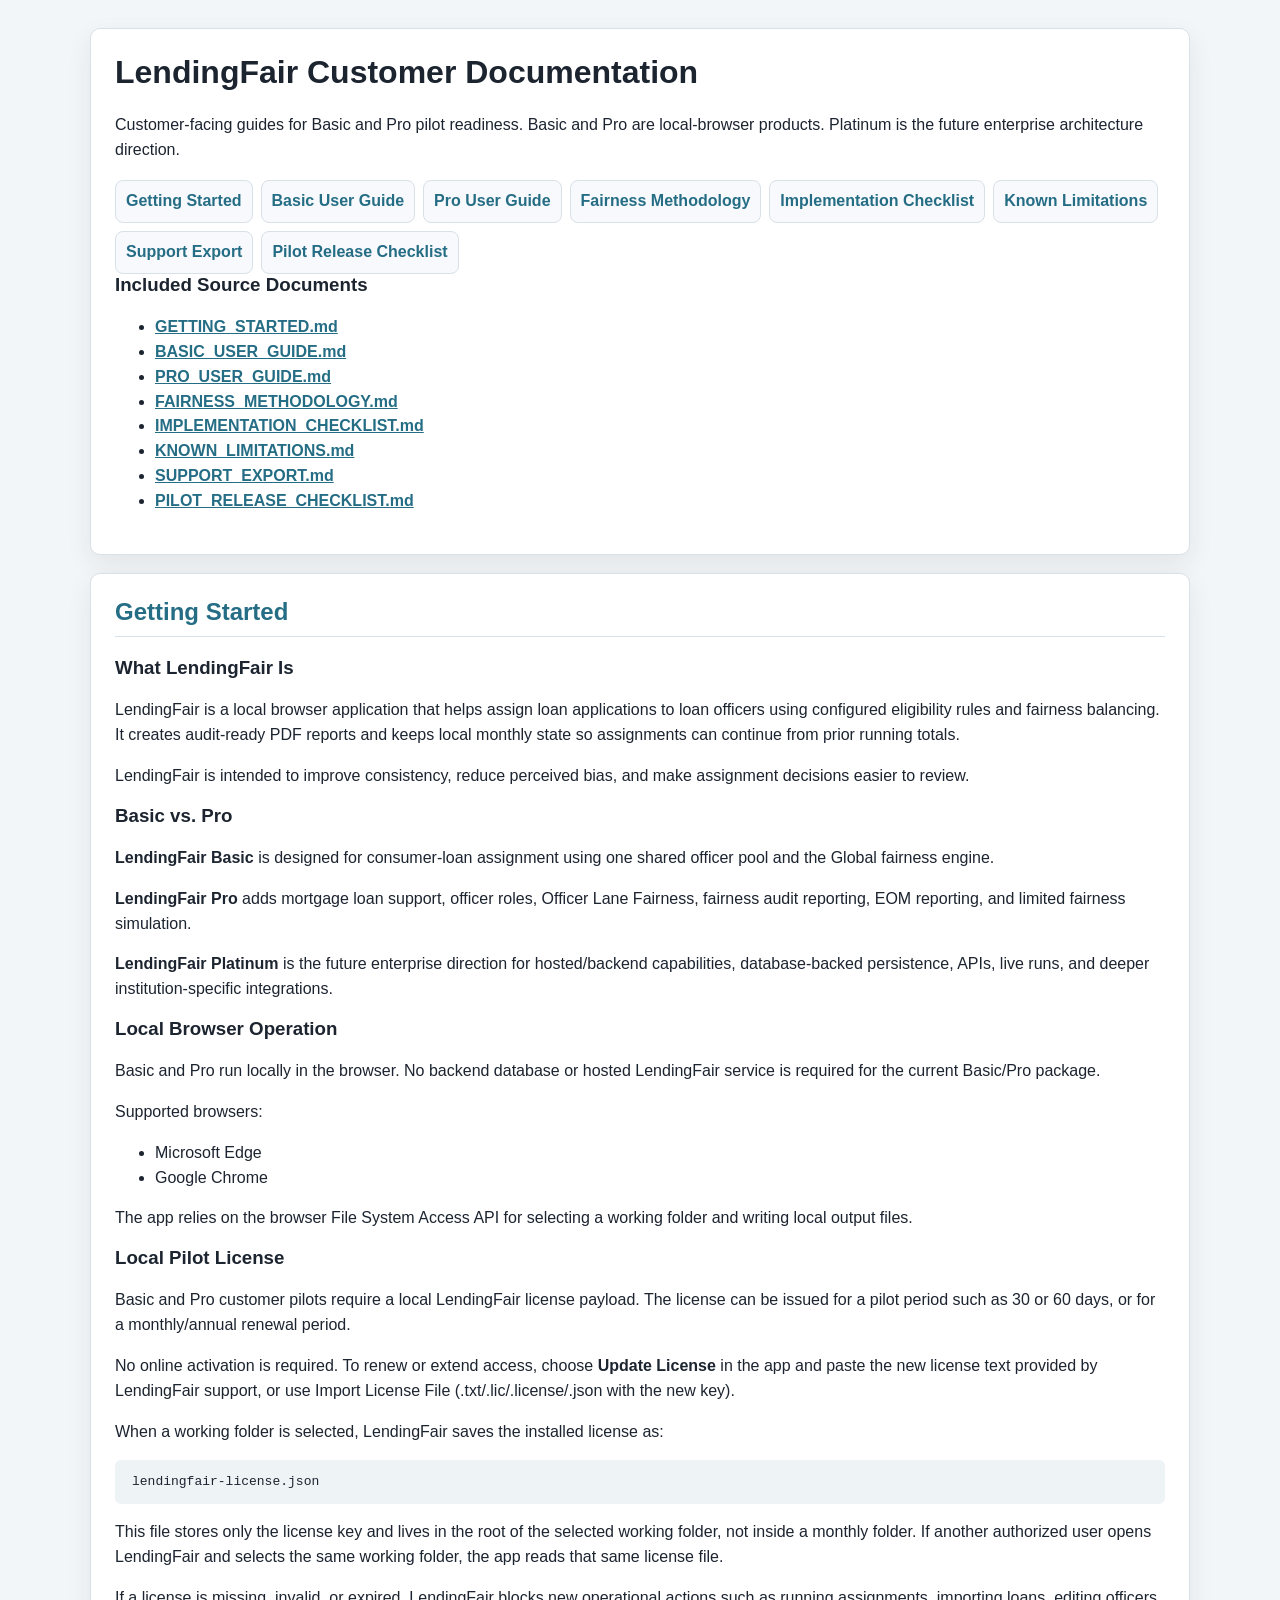
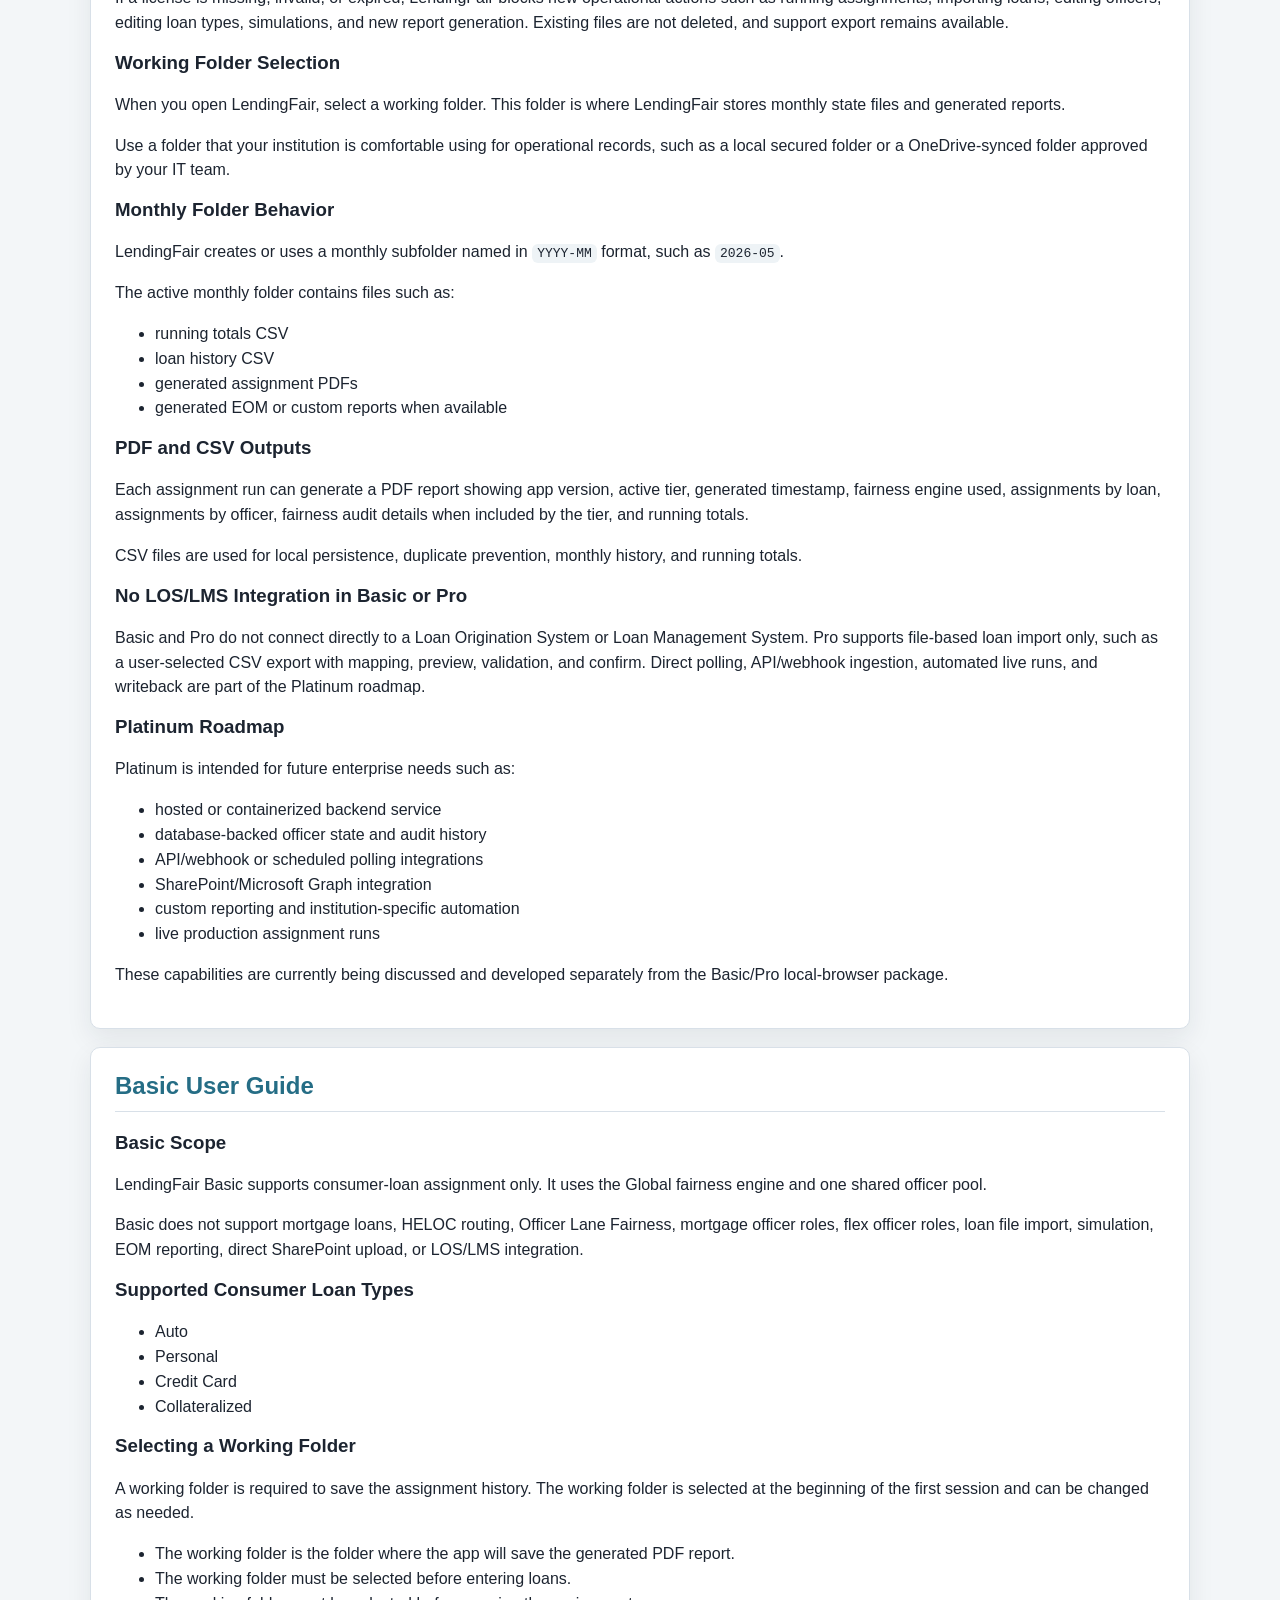
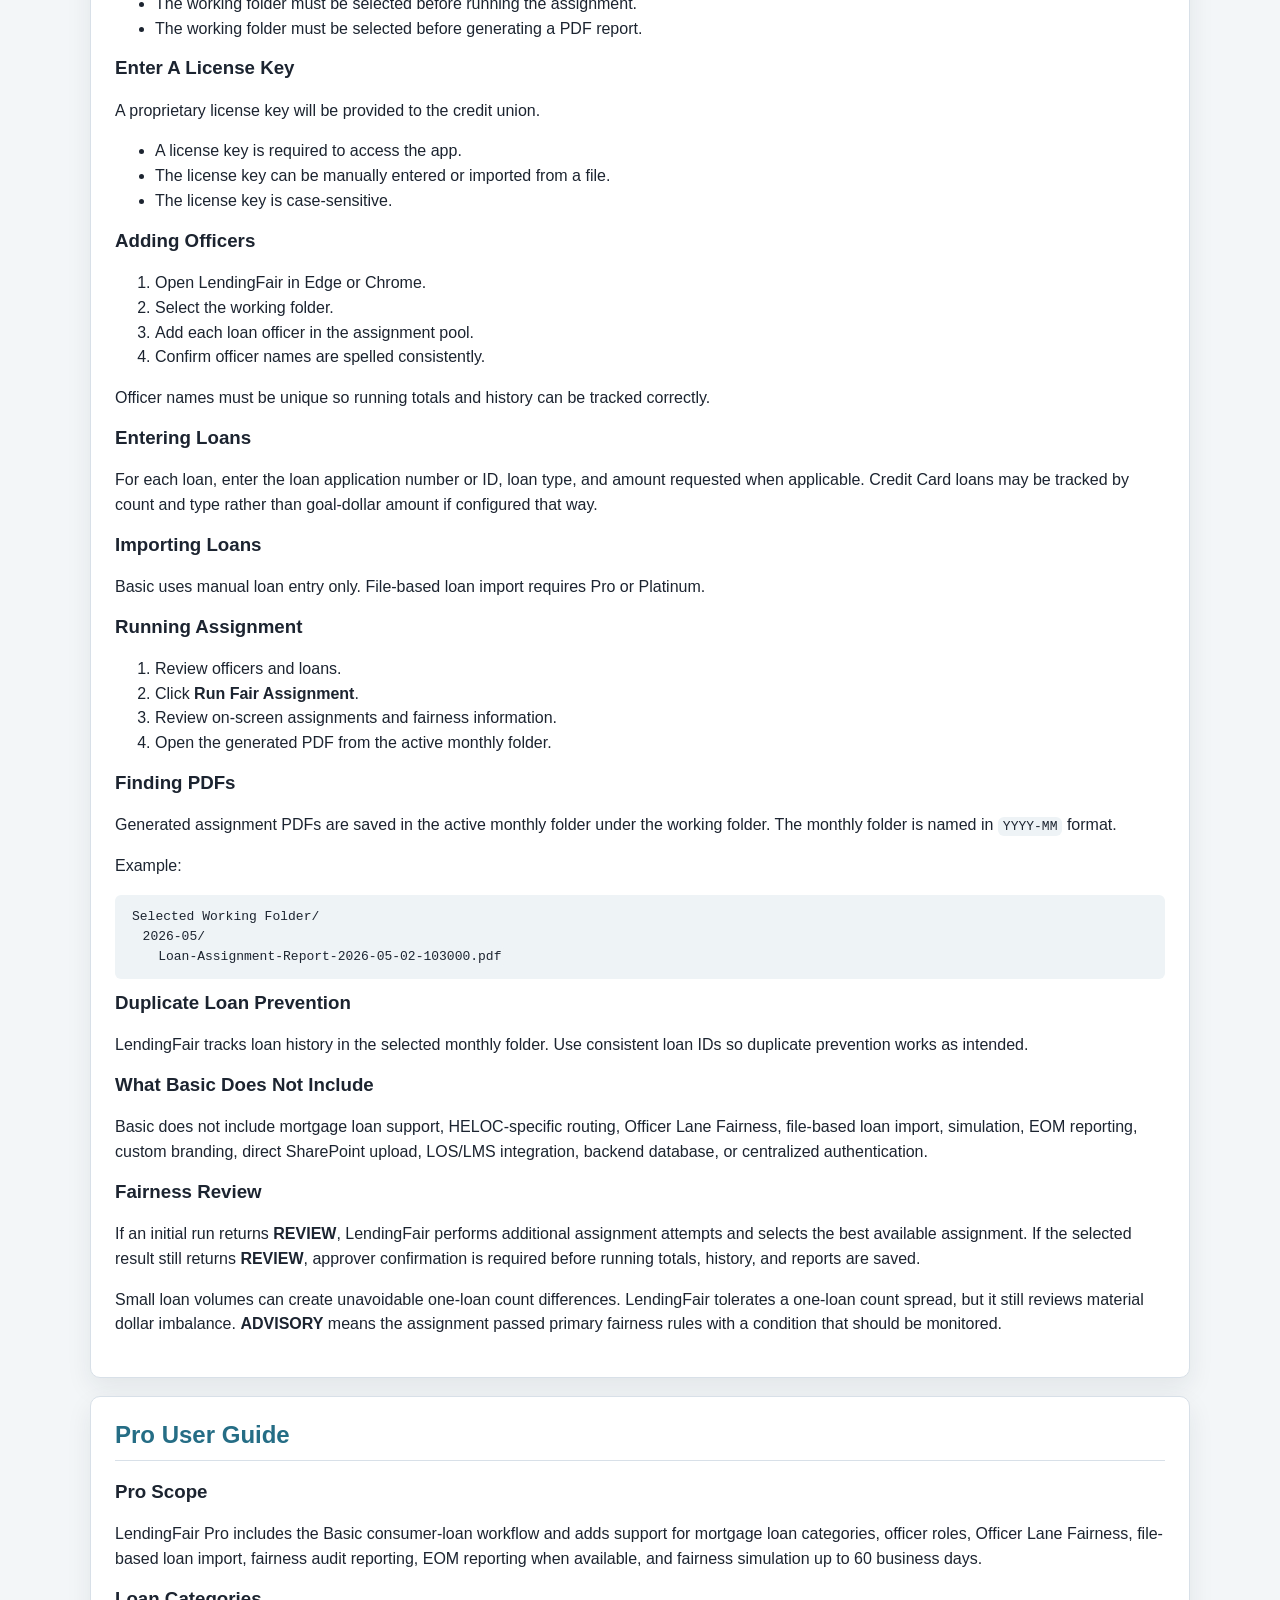
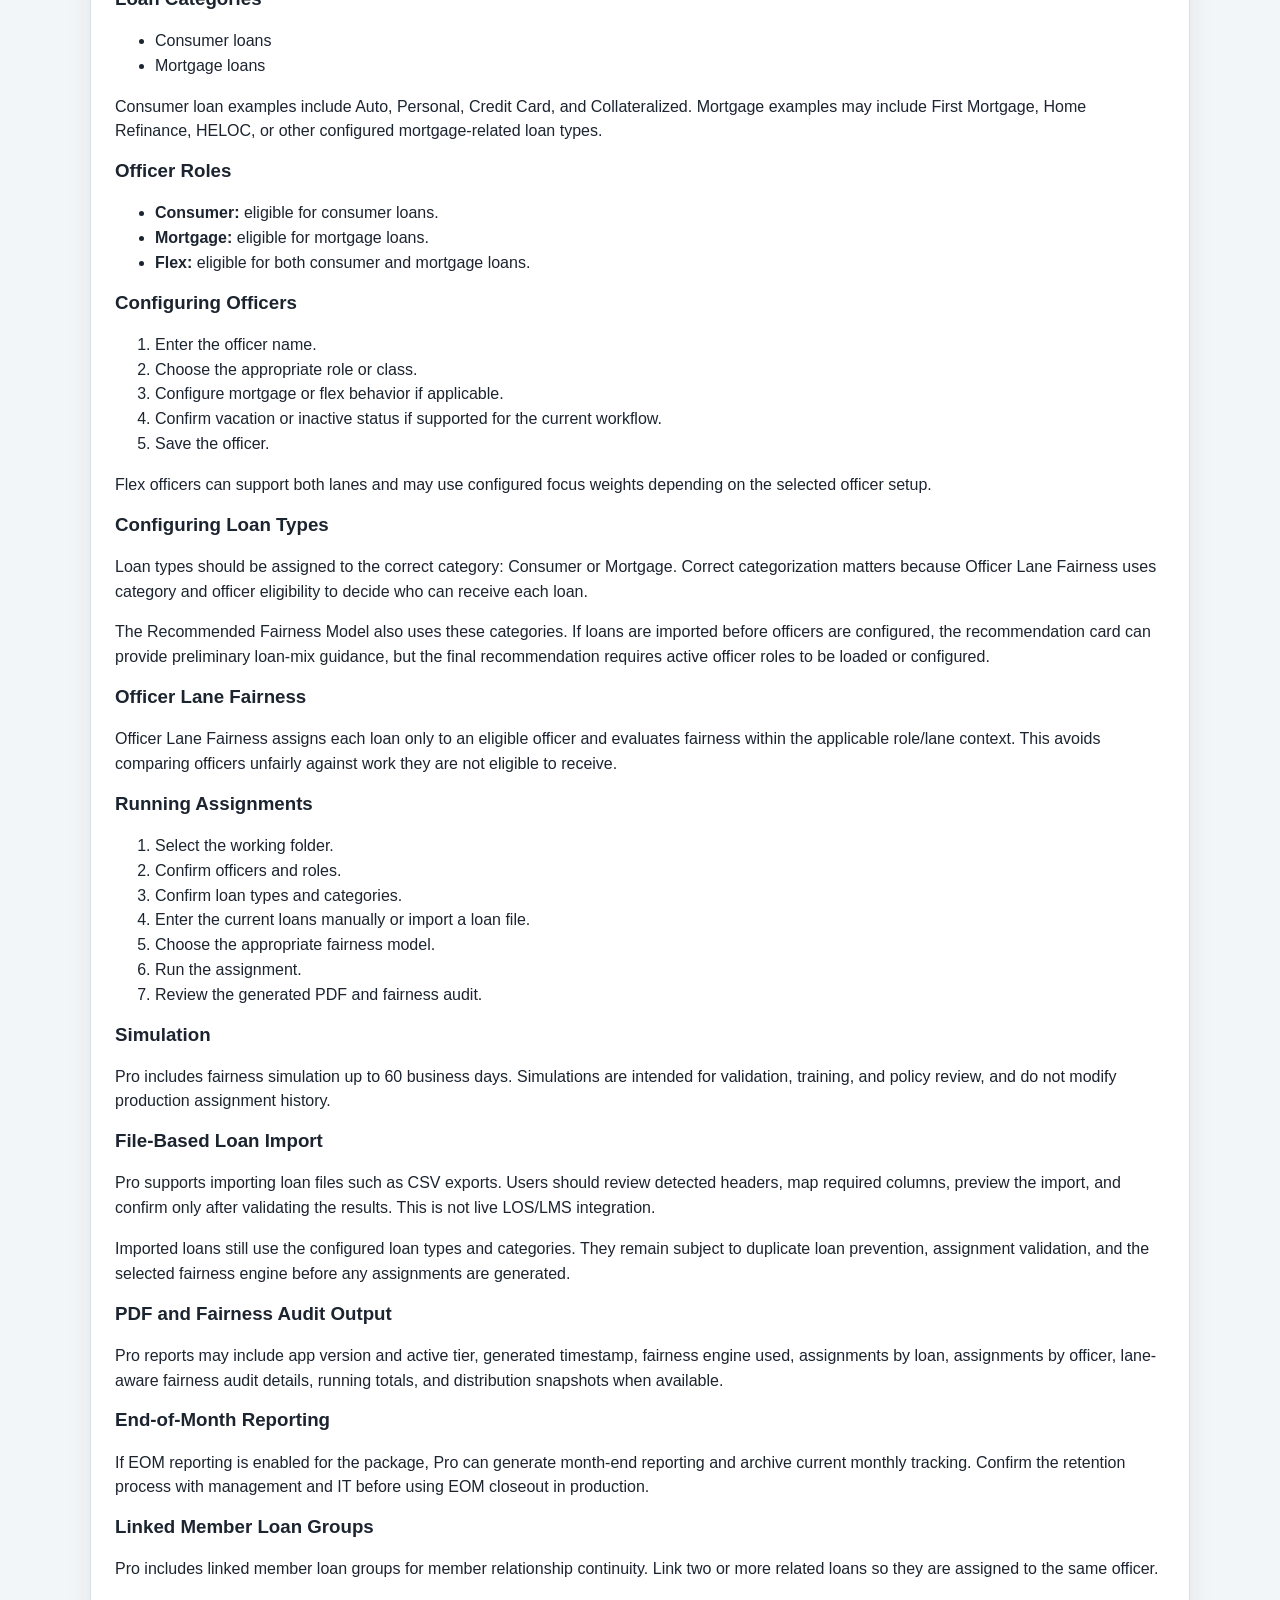
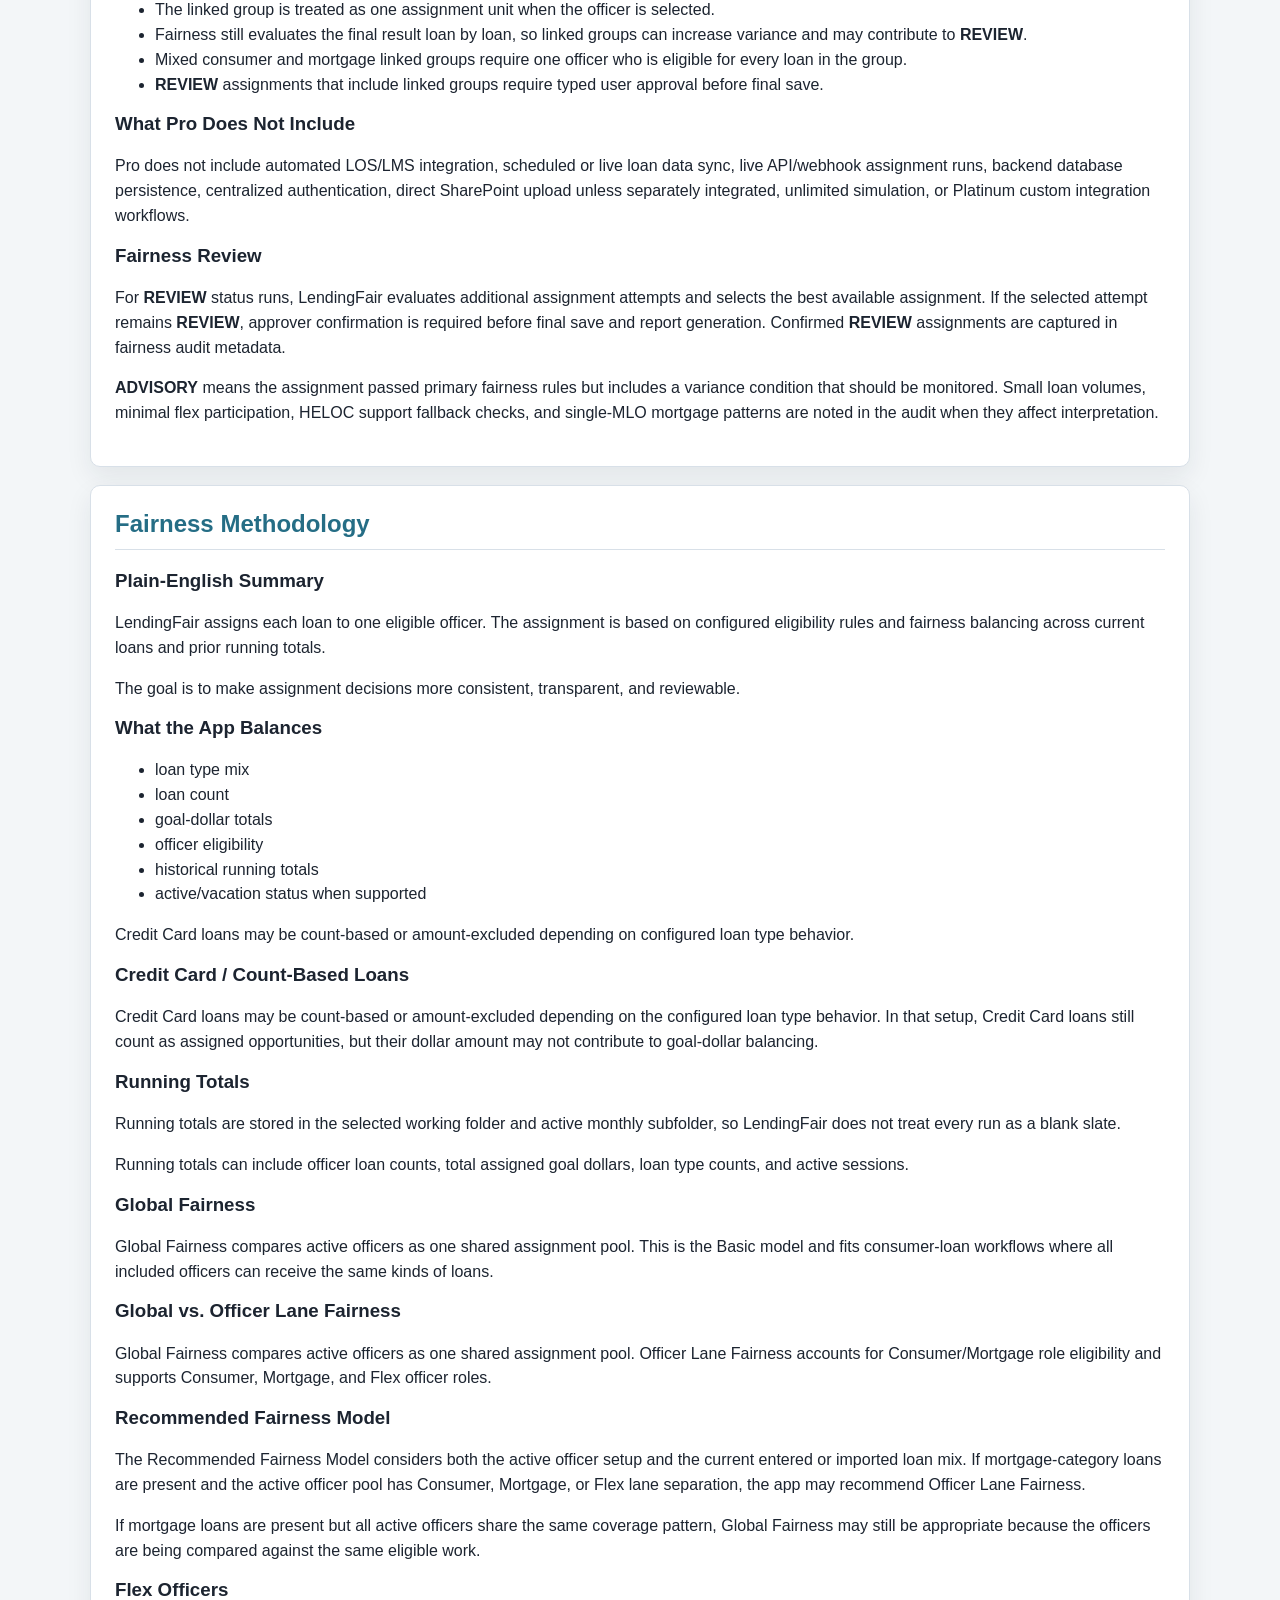
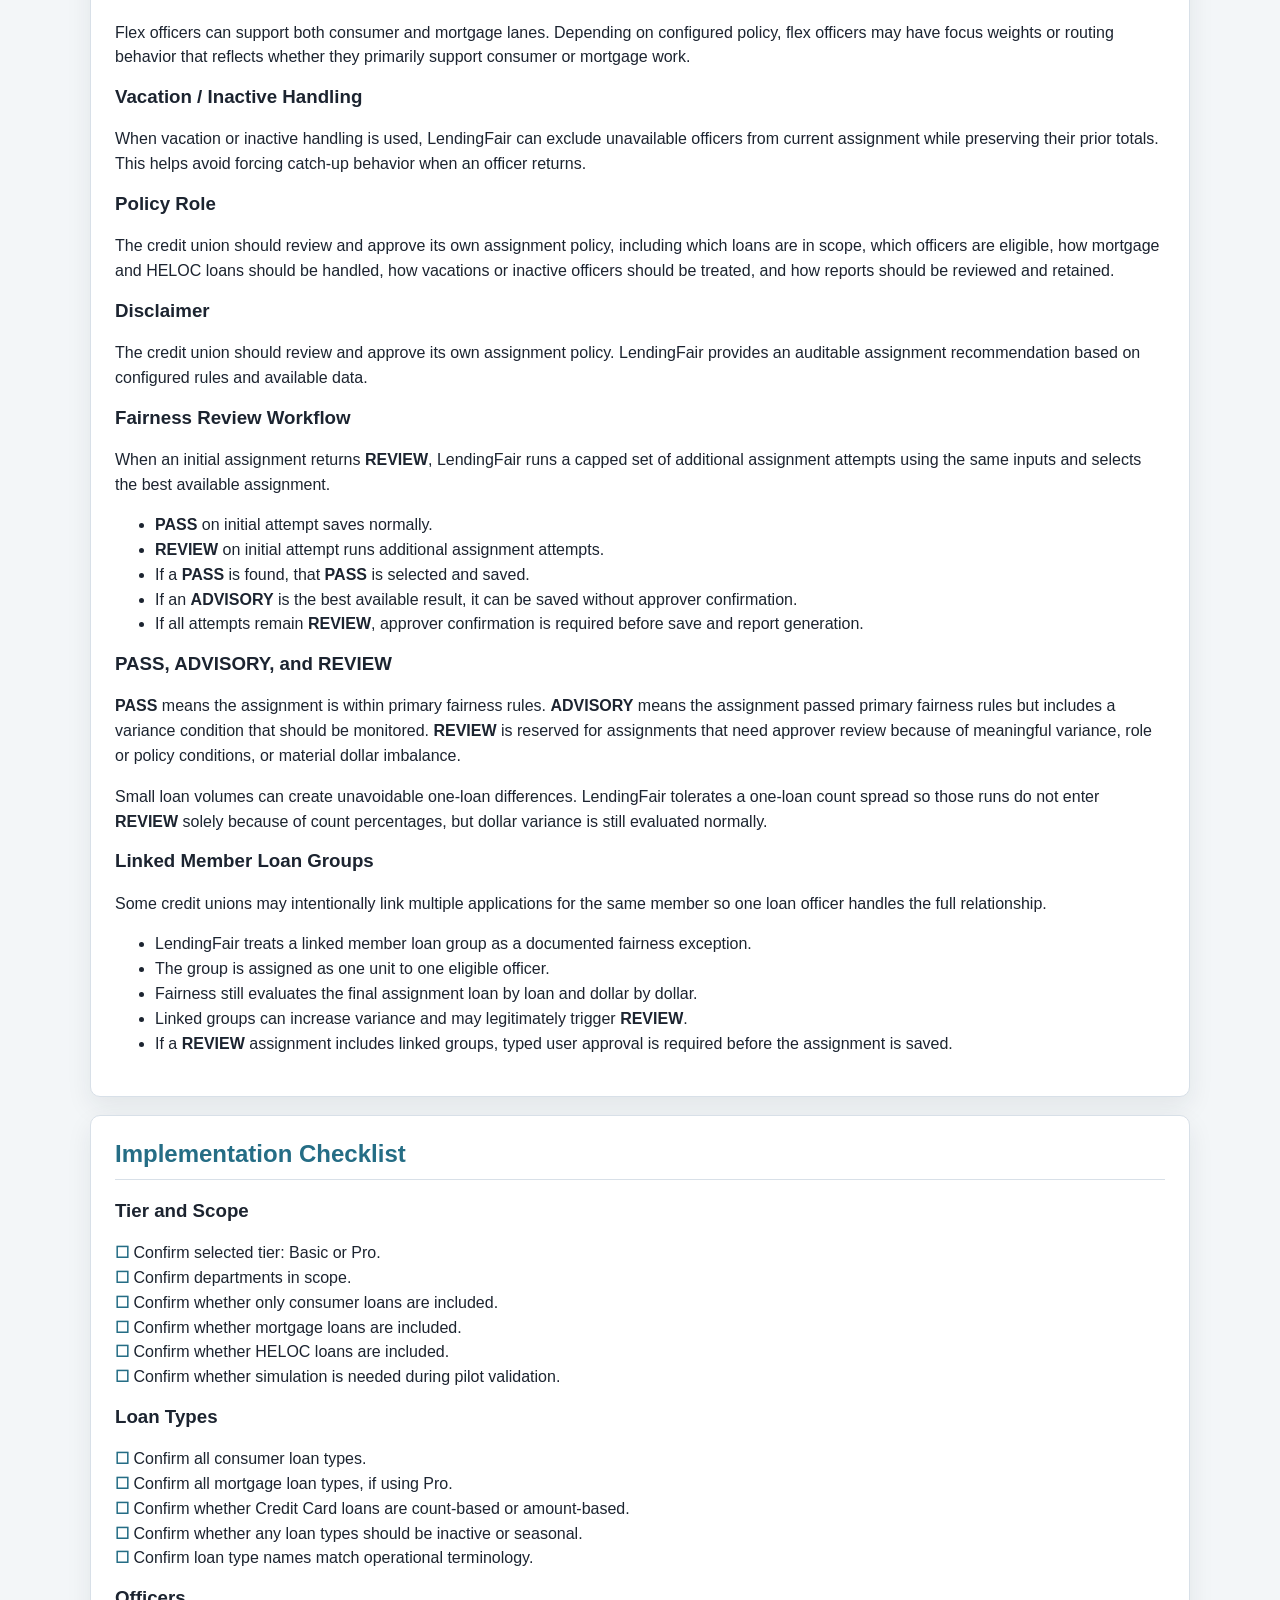
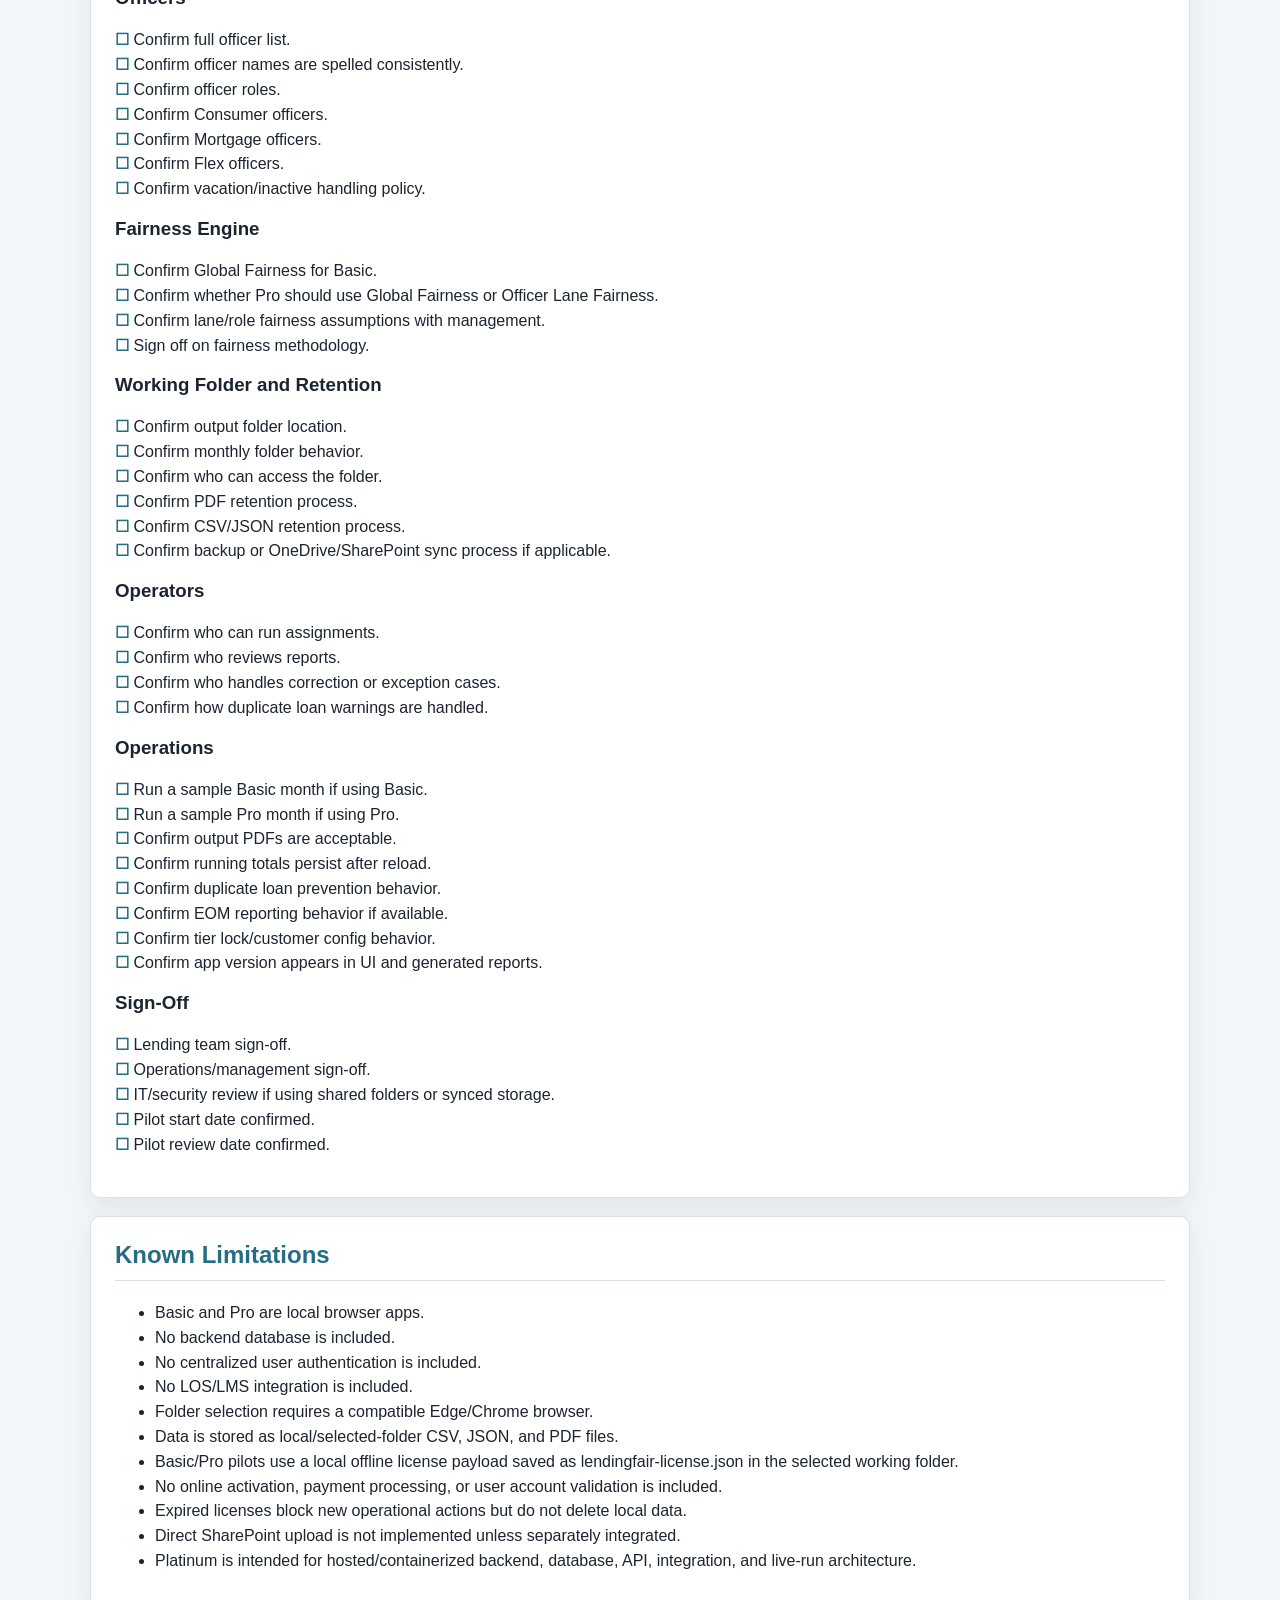
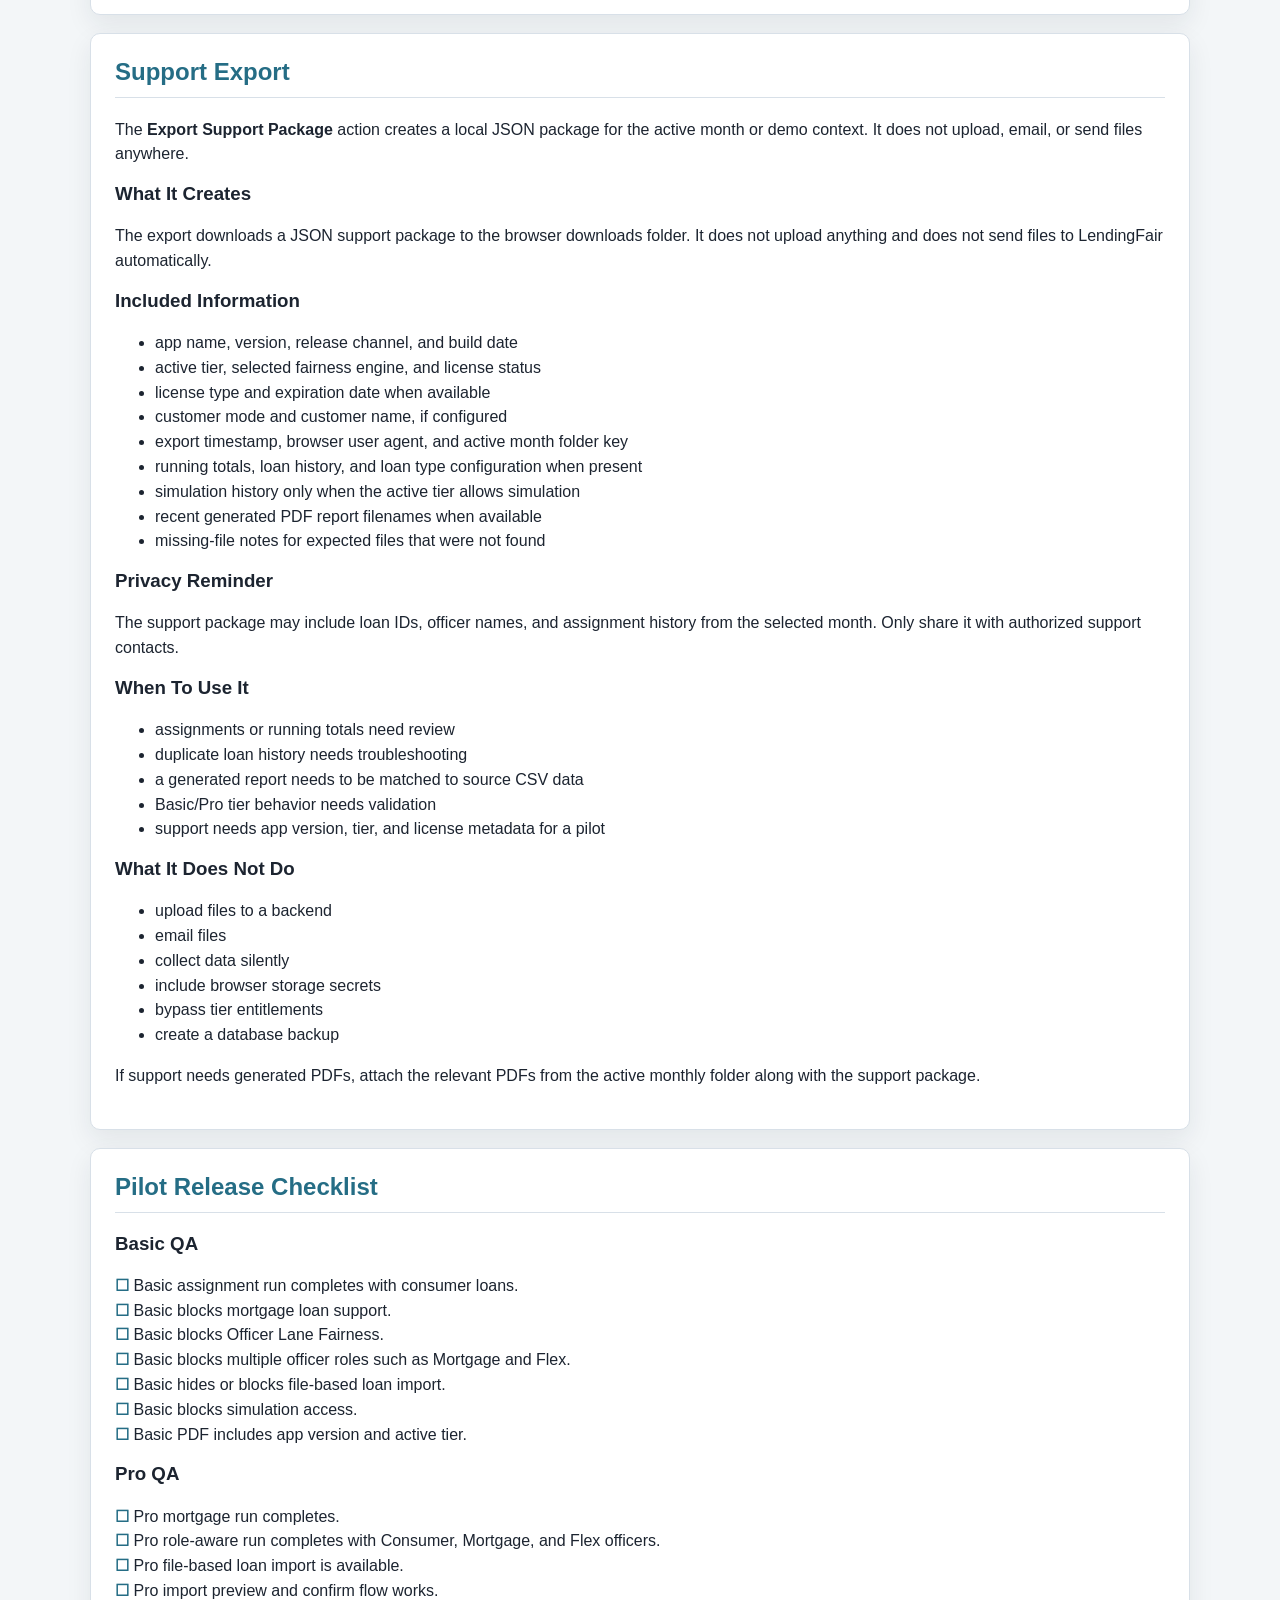
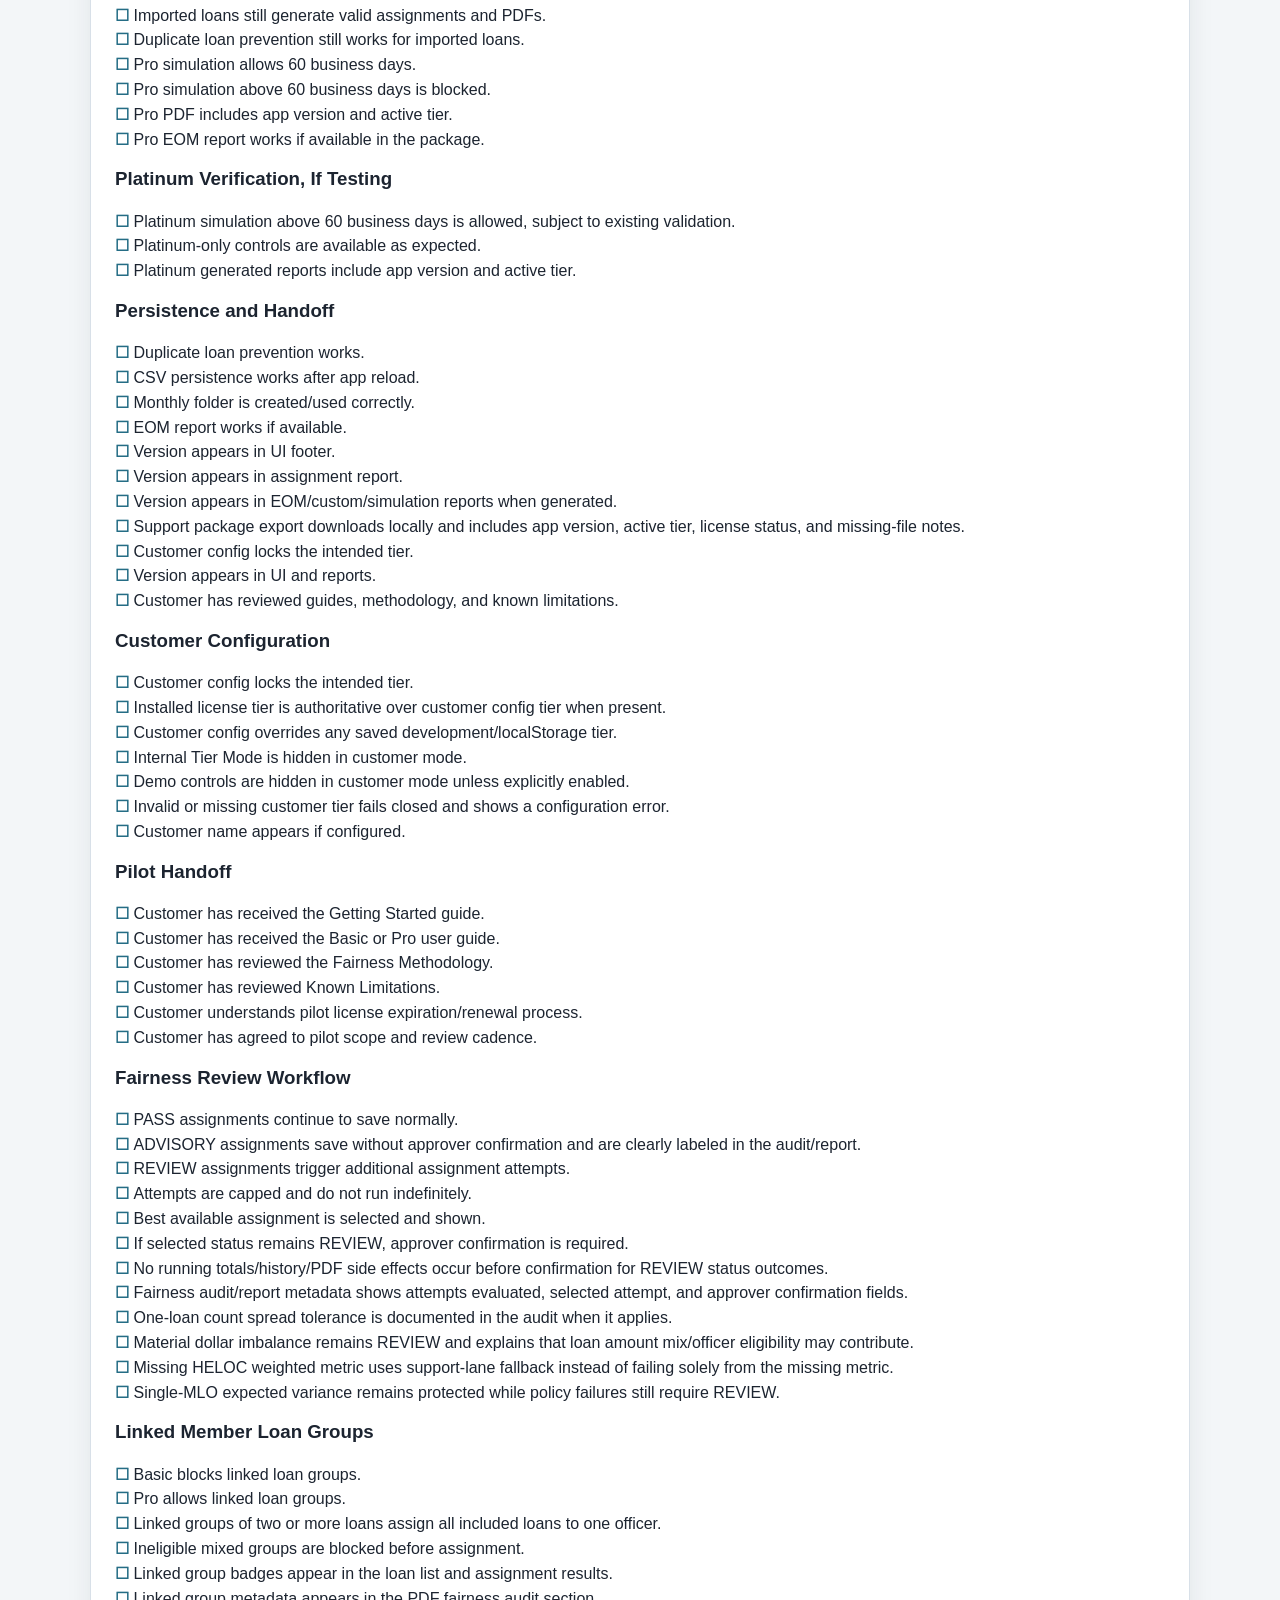
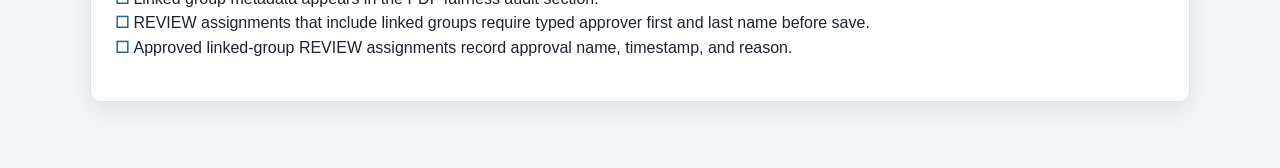
<file: docs/customer/index.html>
<!DOCTYPE html>
<html lang="en">
<head>
  <meta charset="UTF-8" />
  <meta name="viewport" content="width=device-width, initial-scale=1.0" />
  <title>LendingFair Customer Documentation</title>
  <style>
    :root {
      color-scheme: light;
      --bg: #f3f6f8;
      --card: #ffffff;
      --text: #1c2430;
      --muted: #5e6b7a;
      --border: #d8e0e8;
      --accent: #256d85;
    }

    body {
      margin: 0;
      background: var(--bg);
      color: var(--text);
      font-family: Arial, sans-serif;
      line-height: 1.55;
    }

    .doc-shell {
      width: min(1100px, calc(100% - 32px));
      margin: 0 auto;
      padding: 28px 0 48px;
    }

    header,
    section {
      background: var(--card);
      border: 1px solid var(--border);
      border-radius: 10px;
      padding: 24px;
      margin-bottom: 18px;
      box-shadow: 0 10px 26px rgba(28, 36, 48, 0.08);
    }

    h1,
    h2,
    h3 {
      margin-top: 0;
      line-height: 1.2;
    }

    h1 {
      font-size: 2rem;
    }

    h2 {
      border-bottom: 1px solid var(--border);
      padding-bottom: 10px;
      color: var(--accent);
    }

    a {
      color: var(--accent);
      font-weight: 700;
    }

    nav {
      display: flex;
      flex-wrap: wrap;
      gap: 8px;
      margin-top: 18px;
    }

    nav a {
      display: inline-flex;
      padding: 8px 10px;
      border: 1px solid var(--border);
      border-radius: 8px;
      background: #f7f9fc;
      text-decoration: none;
    }

    code,
    pre {
      background: #eef3f6;
      border-radius: 6px;
    }

    code {
      padding: 2px 5px;
    }

    pre {
      overflow: auto;
      padding: 12px;
    }

    .checklist {
      list-style: none;
      padding-left: 0;
    }

    .checklist li::before {
      content: "☐ ";
      color: var(--accent);
      font-weight: 700;
    }
  </style>
</head>
<body>
<div class="doc-shell">
  <header>
    <h1>LendingFair Customer Documentation</h1>
    <p>Customer-facing guides for Basic and Pro pilot readiness. Basic and Pro are local-browser products. Platinum is the future enterprise architecture direction.</p>
    <nav aria-label="Documentation sections">
      <a href="#getting-started">Getting Started</a>
      <a href="#basic-user-guide">Basic User Guide</a>
      <a href="#pro-user-guide">Pro User Guide</a>
      <a href="#fairness-methodology">Fairness Methodology</a>
      <a href="#implementation-checklist">Implementation Checklist</a>
      <a href="#known-limitations">Known Limitations</a>
      <a href="#support-export">Support Export</a>
      <a href="#pilot-release-checklist">Pilot Release Checklist</a>
    </nav>
    <h3>Included Source Documents</h3>
    <ul>
      <li><a href="./GETTING_STARTED.md">GETTING_STARTED.md</a></li>
      <li><a href="./BASIC_USER_GUIDE.md">BASIC_USER_GUIDE.md</a></li>
      <li><a href="./PRO_USER_GUIDE.md">PRO_USER_GUIDE.md</a></li>
      <li><a href="./FAIRNESS_METHODOLOGY.md">FAIRNESS_METHODOLOGY.md</a></li>
      <li><a href="./IMPLEMENTATION_CHECKLIST.md">IMPLEMENTATION_CHECKLIST.md</a></li>
      <li><a href="./KNOWN_LIMITATIONS.md">KNOWN_LIMITATIONS.md</a></li>
      <li><a href="./SUPPORT_EXPORT.md">SUPPORT_EXPORT.md</a></li>
      <li><a href="./PILOT_RELEASE_CHECKLIST.md">PILOT_RELEASE_CHECKLIST.md</a></li>
    </ul>
  </header>

  <section id="getting-started">
    <h2>Getting Started</h2>
    <h3>What LendingFair Is</h3>
    <p>LendingFair is a local browser application that helps assign loan applications to loan officers using configured eligibility rules and fairness balancing. It creates audit-ready PDF reports and keeps local monthly state so assignments can continue from prior running totals.</p>
    <p>LendingFair is intended to improve consistency, reduce perceived bias, and make assignment decisions easier to review.</p>
    <h3>Basic vs. Pro</h3>
    <p><strong>LendingFair Basic</strong> is designed for consumer-loan assignment using one shared officer pool and the Global fairness engine.</p>
    <p><strong>LendingFair Pro</strong> adds mortgage loan support, officer roles, Officer Lane Fairness, fairness audit reporting, EOM reporting, and limited fairness simulation.</p>
    <p><strong>LendingFair Platinum</strong> is the future enterprise direction for hosted/backend capabilities, database-backed persistence, APIs, live runs, and deeper institution-specific integrations.</p>
    <h3>Local Browser Operation</h3>
    <p>Basic and Pro run locally in the browser. No backend database or hosted LendingFair service is required for the current Basic/Pro package.</p>
    <p>Supported browsers:</p>
    <ul>
      <li>Microsoft Edge</li>
      <li>Google Chrome</li>
    </ul>
    <p>The app relies on the browser File System Access API for selecting a working folder and writing local output files.</p>
    <h3>Local Pilot License</h3>
    <p>Basic and Pro customer pilots require a local LendingFair license payload. The license can be issued for a pilot period such as 30 or 60 days, or for a monthly/annual renewal period.</p>
    <p>No online activation is required. To renew or extend access, choose <strong>Update License</strong> in the app and paste the new license text provided by LendingFair support, or use Import License File (.txt/.lic/.license/.json with the new key).</p>
    <p>When a working folder is selected, LendingFair saves the installed license as:</p>
    <pre><code>lendingfair-license.json</code></pre>
    <p>This file stores only the license key and lives in the root of the selected working folder, not inside a monthly folder. If another authorized user opens LendingFair and selects the same working folder, the app reads that same license file.</p>
    <p>If a license is missing, invalid, or expired, LendingFair blocks new operational actions such as running assignments, importing loans, editing officers, editing loan types, simulations, and new report generation. Existing files are not deleted, and support export remains available.</p>
    <h3>Working Folder Selection</h3>
    <p>When you open LendingFair, select a working folder. This folder is where LendingFair stores monthly state files and generated reports.</p>
    <p>Use a folder that your institution is comfortable using for operational records, such as a local secured folder or a OneDrive-synced folder approved by your IT team.</p>
    <h3>Monthly Folder Behavior</h3>
    <p>LendingFair creates or uses a monthly subfolder named in <code>YYYY-MM</code> format, such as <code>2026-05</code>.</p>
    <p>The active monthly folder contains files such as:</p>
    <ul>
      <li>running totals CSV</li>
      <li>loan history CSV</li>
      <li>generated assignment PDFs</li>
      <li>generated EOM or custom reports when available</li>
    </ul>
    <h3>PDF and CSV Outputs</h3>
    <p>Each assignment run can generate a PDF report showing app version, active tier, generated timestamp, fairness engine used, assignments by loan, assignments by officer, fairness audit details when included by the tier, and running totals.</p>
    <p>CSV files are used for local persistence, duplicate prevention, monthly history, and running totals.</p>
    <h3>No LOS/LMS Integration in Basic or Pro</h3>
    <p>Basic and Pro do not connect directly to a Loan Origination System or Loan Management System. Pro supports file-based loan import only, such as a user-selected CSV export with mapping, preview, validation, and confirm. Direct polling, API/webhook ingestion, automated live runs, and writeback are part of the Platinum roadmap.</p>
    <h3>Platinum Roadmap</h3>
    <p>Platinum is intended for future enterprise needs such as:</p>
    <ul>
      <li>hosted or containerized backend service</li>
      <li>database-backed officer state and audit history</li>
      <li>API/webhook or scheduled polling integrations</li>
      <li>SharePoint/Microsoft Graph integration</li>
      <li>custom reporting and institution-specific automation</li>
      <li>live production assignment runs</li>
    </ul>
    <p>These capabilities are currently being discussed and developed separately from the Basic/Pro local-browser package.</p>
  </section>

  <section id="basic-user-guide">
    <h2>Basic User Guide</h2>
    <h3>Basic Scope</h3>
    <p>LendingFair Basic supports consumer-loan assignment only. It uses the Global fairness engine and one shared officer pool.</p>
    <p>Basic does not support mortgage loans, HELOC routing, Officer Lane Fairness, mortgage officer roles, flex officer roles, loan file import, simulation, EOM reporting, direct SharePoint upload, or LOS/LMS integration.</p>
    <h3>Supported Consumer Loan Types</h3>
    <ul>
      <li>Auto</li>
      <li>Personal</li>
      <li>Credit Card</li>
      <li>Collateralized</li>
    </ul>
    <h3>Selecting a Working Folder</h3>
    <p>A working folder is required to save the assignment history. The working folder is selected at the beginning of the first session and can be changed as needed.</p>
    <ul>
      <li>The working folder is the folder where the app will save the generated PDF report.</li>
      <li>The working folder must be selected before entering loans.</li>
      <li>The working folder must be selected before running the assignment.</li>
      <li>The working folder must be selected before generating a PDF report.</li>
    </ul>
    <h3>Enter A License Key</h3>
    <p>A proprietary license key will be provided to the credit union.</p>
    <ul>
      <li>A license key is required to access the app.</li>
      <li>The license key can be manually entered or imported from a file.</li>
      <li>The license key is case-sensitive.</li>
    </ul>
    <h3>Adding Officers</h3>
    <ol>
      <li>Open LendingFair in Edge or Chrome.</li>
      <li>Select the working folder.</li>
      <li>Add each loan officer in the assignment pool.</li>
      <li>Confirm officer names are spelled consistently.</li>
    </ol>
    <p>Officer names must be unique so running totals and history can be tracked correctly.</p>
    <h3>Entering Loans</h3>
    <p>For each loan, enter the loan application number or ID, loan type, and amount requested when applicable. Credit Card loans may be tracked by count and type rather than goal-dollar amount if configured that way.</p>
    <h3>Importing Loans</h3>
    <p>Basic uses manual loan entry only. File-based loan import requires Pro or Platinum.</p>
    <h3>Running Assignment</h3>
    <ol>
      <li>Review officers and loans.</li>
      <li>Click <strong>Run Fair Assignment</strong>.</li>
      <li>Review on-screen assignments and fairness information.</li>
      <li>Open the generated PDF from the active monthly folder.</li>
    </ol>
    <h3>Finding PDFs</h3>
    <p>Generated assignment PDFs are saved in the active monthly folder under the working folder. The monthly folder is named in <code>YYYY-MM</code> format.</p>
    <p>Example:</p>
    <pre><code>Selected Working Folder/
  2026-05/
    Loan-Assignment-Report-2026-05-02-103000.pdf</code></pre>
    <h3>Duplicate Loan Prevention</h3>
    <p>LendingFair tracks loan history in the selected monthly folder. Use consistent loan IDs so duplicate prevention works as intended.</p>
    <h3>What Basic Does Not Include</h3>
    <p>Basic does not include mortgage loan support, HELOC-specific routing, Officer Lane Fairness, file-based loan import, simulation, EOM reporting, custom branding, direct SharePoint upload, LOS/LMS integration, backend database, or centralized authentication.</p>
    <h3>Fairness Review</h3>
    <p>If an initial run returns <strong>REVIEW</strong>, LendingFair performs additional assignment attempts and selects the best available assignment. If the selected result still returns <strong>REVIEW</strong>, approver confirmation is required before running totals, history, and reports are saved.</p>
    <p>Small loan volumes can create unavoidable one-loan count differences. LendingFair tolerates a one-loan count spread, but it still reviews material dollar imbalance. <strong>ADVISORY</strong> means the assignment passed primary fairness rules with a condition that should be monitored.</p>
  </section>

  <section id="pro-user-guide">
    <h2>Pro User Guide</h2>
    <h3>Pro Scope</h3>
    <p>LendingFair Pro includes the Basic consumer-loan workflow and adds support for mortgage loan categories, officer roles, Officer Lane Fairness, file-based loan import, fairness audit reporting, EOM reporting when available, and fairness simulation up to 60 business days.</p>
    <h3>Loan Categories</h3>
    <ul>
      <li>Consumer loans</li>
      <li>Mortgage loans</li>
    </ul>
    <p>Consumer loan examples include Auto, Personal, Credit Card, and Collateralized. Mortgage examples may include First Mortgage, Home Refinance, HELOC, or other configured mortgage-related loan types.</p>
    <h3>Officer Roles</h3>
    <ul>
      <li><strong>Consumer:</strong> eligible for consumer loans.</li>
      <li><strong>Mortgage:</strong> eligible for mortgage loans.</li>
      <li><strong>Flex:</strong> eligible for both consumer and mortgage loans.</li>
    </ul>
    <h3>Configuring Officers</h3>
    <ol>
      <li>Enter the officer name.</li>
      <li>Choose the appropriate role or class.</li>
      <li>Configure mortgage or flex behavior if applicable.</li>
      <li>Confirm vacation or inactive status if supported for the current workflow.</li>
      <li>Save the officer.</li>
    </ol>
    <p>Flex officers can support both lanes and may use configured focus weights depending on the selected officer setup.</p>
    <h3>Configuring Loan Types</h3>
    <p>Loan types should be assigned to the correct category: Consumer or Mortgage. Correct categorization matters because Officer Lane Fairness uses category and officer eligibility to decide who can receive each loan.</p>
    <p>The Recommended Fairness Model also uses these categories. If loans are imported before officers are configured, the recommendation card can provide preliminary loan-mix guidance, but the final recommendation requires active officer roles to be loaded or configured.</p>
    <h3>Officer Lane Fairness</h3>
    <p>Officer Lane Fairness assigns each loan only to an eligible officer and evaluates fairness within the applicable role/lane context. This avoids comparing officers unfairly against work they are not eligible to receive.</p>
    <h3>Running Assignments</h3>
    <ol>
      <li>Select the working folder.</li>
      <li>Confirm officers and roles.</li>
      <li>Confirm loan types and categories.</li>
      <li>Enter the current loans manually or import a loan file.</li>
      <li>Choose the appropriate fairness model.</li>
      <li>Run the assignment.</li>
      <li>Review the generated PDF and fairness audit.</li>
    </ol>
    <h3>Simulation</h3>
    <p>Pro includes fairness simulation up to 60 business days. Simulations are intended for validation, training, and policy review, and do not modify production assignment history.</p>
    <h3>File-Based Loan Import</h3>
    <p>Pro supports importing loan files such as CSV exports. Users should review detected headers, map required columns, preview the import, and confirm only after validating the results. This is not live LOS/LMS integration.</p>
    <p>Imported loans still use the configured loan types and categories. They remain subject to duplicate loan prevention, assignment validation, and the selected fairness engine before any assignments are generated.</p>
    <h3>PDF and Fairness Audit Output</h3>
    <p>Pro reports may include app version and active tier, generated timestamp, fairness engine used, assignments by loan, assignments by officer, lane-aware fairness audit details, running totals, and distribution snapshots when available.</p>
    <h3>End-of-Month Reporting</h3>
    <p>If EOM reporting is enabled for the package, Pro can generate month-end reporting and archive current monthly tracking. Confirm the retention process with management and IT before using EOM closeout in production.</p>
    <h3>Linked Member Loan Groups</h3>
    <p>Pro includes linked member loan groups for member relationship continuity. Link two or more related loans so they are assigned to the same officer.</p>
    <ul>
      <li>The linked group is treated as one assignment unit when the officer is selected.</li>
      <li>Fairness still evaluates the final result loan by loan, so linked groups can increase variance and may contribute to <strong>REVIEW</strong>.</li>
      <li>Mixed consumer and mortgage linked groups require one officer who is eligible for every loan in the group.</li>
      <li><strong>REVIEW</strong> assignments that include linked groups require typed user approval before final save.</li>
    </ul>
    <h3>What Pro Does Not Include</h3>
    <p>Pro does not include automated LOS/LMS integration, scheduled or live loan data sync, live API/webhook assignment runs, backend database persistence, centralized authentication, direct SharePoint upload unless separately integrated, unlimited simulation, or Platinum custom integration workflows.</p>
    <h3>Fairness Review</h3>
    <p>For <strong>REVIEW</strong> status runs, LendingFair evaluates additional assignment attempts and selects the best available assignment. If the selected attempt remains <strong>REVIEW</strong>, approver confirmation is required before final save and report generation. Confirmed <strong>REVIEW</strong> assignments are captured in fairness audit metadata.</p>
    <p><strong>ADVISORY</strong> means the assignment passed primary fairness rules but includes a variance condition that should be monitored. Small loan volumes, minimal flex participation, HELOC support fallback checks, and single-MLO mortgage patterns are noted in the audit when they affect interpretation.</p>
  </section>

  <section id="fairness-methodology">
    <h2>Fairness Methodology</h2>
    <h3>Plain-English Summary</h3>
    <p>LendingFair assigns each loan to one eligible officer. The assignment is based on configured eligibility rules and fairness balancing across current loans and prior running totals.</p>
    <p>The goal is to make assignment decisions more consistent, transparent, and reviewable.</p>
    <h3>What the App Balances</h3>
    <ul>
      <li>loan type mix</li>
      <li>loan count</li>
      <li>goal-dollar totals</li>
      <li>officer eligibility</li>
      <li>historical running totals</li>
      <li>active/vacation status when supported</li>
    </ul>
    <p>Credit Card loans may be count-based or amount-excluded depending on configured loan type behavior.</p>
    <h3>Credit Card / Count-Based Loans</h3>
    <p>Credit Card loans may be count-based or amount-excluded depending on the configured loan type behavior. In that setup, Credit Card loans still count as assigned opportunities, but their dollar amount may not contribute to goal-dollar balancing.</p>
    <h3>Running Totals</h3>
    <p>Running totals are stored in the selected working folder and active monthly subfolder, so LendingFair does not treat every run as a blank slate.</p>
    <p>Running totals can include officer loan counts, total assigned goal dollars, loan type counts, and active sessions.</p>
    <h3>Global Fairness</h3>
    <p>Global Fairness compares active officers as one shared assignment pool. This is the Basic model and fits consumer-loan workflows where all included officers can receive the same kinds of loans.</p>
    <h3>Global vs. Officer Lane Fairness</h3>
    <p>Global Fairness compares active officers as one shared assignment pool. Officer Lane Fairness accounts for Consumer/Mortgage role eligibility and supports Consumer, Mortgage, and Flex officer roles.</p>
    <h3>Recommended Fairness Model</h3>
    <p>The Recommended Fairness Model considers both the active officer setup and the current entered or imported loan mix. If mortgage-category loans are present and the active officer pool has Consumer, Mortgage, or Flex lane separation, the app may recommend Officer Lane Fairness.</p>
    <p>If mortgage loans are present but all active officers share the same coverage pattern, Global Fairness may still be appropriate because the officers are being compared against the same eligible work.</p>
    <h3>Flex Officers</h3>
    <p>Flex officers can support both consumer and mortgage lanes. Depending on configured policy, flex officers may have focus weights or routing behavior that reflects whether they primarily support consumer or mortgage work.</p>
    <h3>Vacation / Inactive Handling</h3>
    <p>When vacation or inactive handling is used, LendingFair can exclude unavailable officers from current assignment while preserving their prior totals. This helps avoid forcing catch-up behavior when an officer returns.</p>
    <h3>Policy Role</h3>
    <p>The credit union should review and approve its own assignment policy, including which loans are in scope, which officers are eligible, how mortgage and HELOC loans should be handled, how vacations or inactive officers should be treated, and how reports should be reviewed and retained.</p>
    <h3>Disclaimer</h3>
    <p>The credit union should review and approve its own assignment policy. LendingFair provides an auditable assignment recommendation based on configured rules and available data.</p>
    <h3>Fairness Review Workflow</h3>
    <p>When an initial assignment returns <strong>REVIEW</strong>, LendingFair runs a capped set of additional assignment attempts using the same inputs and selects the best available assignment.</p>
    <ul>
      <li><strong>PASS</strong> on initial attempt saves normally.</li>
      <li><strong>REVIEW</strong> on initial attempt runs additional assignment attempts.</li>
      <li>If a <strong>PASS</strong> is found, that <strong>PASS</strong> is selected and saved.</li>
      <li>If an <strong>ADVISORY</strong> is the best available result, it can be saved without approver confirmation.</li>
      <li>If all attempts remain <strong>REVIEW</strong>, approver confirmation is required before save and report generation.</li>
    </ul>
    <h3>PASS, ADVISORY, and REVIEW</h3>
    <p><strong>PASS</strong> means the assignment is within primary fairness rules. <strong>ADVISORY</strong> means the assignment passed primary fairness rules but includes a variance condition that should be monitored. <strong>REVIEW</strong> is reserved for assignments that need approver review because of meaningful variance, role or policy conditions, or material dollar imbalance.</p>
    <p>Small loan volumes can create unavoidable one-loan differences. LendingFair tolerates a one-loan count spread so those runs do not enter <strong>REVIEW</strong> solely because of count percentages, but dollar variance is still evaluated normally.</p>
    <h3>Linked Member Loan Groups</h3>
    <p>Some credit unions may intentionally link multiple applications for the same member so one loan officer handles the full relationship.</p>
    <ul>
      <li>LendingFair treats a linked member loan group as a documented fairness exception.</li>
      <li>The group is assigned as one unit to one eligible officer.</li>
      <li>Fairness still evaluates the final assignment loan by loan and dollar by dollar.</li>
      <li>Linked groups can increase variance and may legitimately trigger <strong>REVIEW</strong>.</li>
      <li>If a <strong>REVIEW</strong> assignment includes linked groups, typed user approval is required before the assignment is saved.</li>
    </ul>
  </section>

  <section id="implementation-checklist">
    <h2>Implementation Checklist</h2>
    <h3>Tier and Scope</h3>
    <ul class="checklist">
      <li>Confirm selected tier: Basic or Pro.</li>
      <li>Confirm departments in scope.</li>
      <li>Confirm whether only consumer loans are included.</li>
      <li>Confirm whether mortgage loans are included.</li>
      <li>Confirm whether HELOC loans are included.</li>
      <li>Confirm whether simulation is needed during pilot validation.</li>
    </ul>
    <h3>Loan Types</h3>
    <ul class="checklist">
      <li>Confirm all consumer loan types.</li>
      <li>Confirm all mortgage loan types, if using Pro.</li>
      <li>Confirm whether Credit Card loans are count-based or amount-based.</li>
      <li>Confirm whether any loan types should be inactive or seasonal.</li>
      <li>Confirm loan type names match operational terminology.</li>
    </ul>
    <h3>Officers</h3>
    <ul class="checklist">
      <li>Confirm full officer list.</li>
      <li>Confirm officer names are spelled consistently.</li>
      <li>Confirm officer roles.</li>
      <li>Confirm Consumer officers.</li>
      <li>Confirm Mortgage officers.</li>
      <li>Confirm Flex officers.</li>
      <li>Confirm vacation/inactive handling policy.</li>
    </ul>
    <h3>Fairness Engine</h3>
    <ul class="checklist">
      <li>Confirm Global Fairness for Basic.</li>
      <li>Confirm whether Pro should use Global Fairness or Officer Lane Fairness.</li>
      <li>Confirm lane/role fairness assumptions with management.</li>
      <li>Sign off on fairness methodology.</li>
    </ul>
    <h3>Working Folder and Retention</h3>
    <ul class="checklist">
      <li>Confirm output folder location.</li>
      <li>Confirm monthly folder behavior.</li>
      <li>Confirm who can access the folder.</li>
      <li>Confirm PDF retention process.</li>
      <li>Confirm CSV/JSON retention process.</li>
      <li>Confirm backup or OneDrive/SharePoint sync process if applicable.</li>
    </ul>
    <h3>Operators</h3>
    <ul class="checklist">
      <li>Confirm who can run assignments.</li>
      <li>Confirm who reviews reports.</li>
      <li>Confirm who handles correction or exception cases.</li>
      <li>Confirm how duplicate loan warnings are handled.</li>
    </ul>
    <h3>Operations</h3>
    <ul class="checklist">
      <li>Run a sample Basic month if using Basic.</li>
      <li>Run a sample Pro month if using Pro.</li>
      <li>Confirm output PDFs are acceptable.</li>
      <li>Confirm running totals persist after reload.</li>
      <li>Confirm duplicate loan prevention behavior.</li>
      <li>Confirm EOM reporting behavior if available.</li>
      <li>Confirm tier lock/customer config behavior.</li>
      <li>Confirm app version appears in UI and generated reports.</li>
    </ul>
    <h3>Sign-Off</h3>
    <ul class="checklist">
      <li>Lending team sign-off.</li>
      <li>Operations/management sign-off.</li>
      <li>IT/security review if using shared folders or synced storage.</li>
      <li>Pilot start date confirmed.</li>
      <li>Pilot review date confirmed.</li>
    </ul>
  </section>

  <section id="known-limitations">
    <h2>Known Limitations</h2>
    <ul>
      <li>Basic and Pro are local browser apps.</li>
      <li>No backend database is included.</li>
      <li>No centralized user authentication is included.</li>
      <li>No LOS/LMS integration is included.</li>
      <li>Folder selection requires a compatible Edge/Chrome browser.</li>
      <li>Data is stored as local/selected-folder CSV, JSON, and PDF files.</li>
      <li>Basic/Pro pilots use a local offline license payload saved as lendingfair-license.json in the selected working folder.</li>
      <li>No online activation, payment processing, or user account validation is included.</li>
      <li>Expired licenses block new operational actions but do not delete local data.</li>
      <li>Direct SharePoint upload is not implemented unless separately integrated.</li>
      <li>Platinum is intended for hosted/containerized backend, database, API, integration, and live-run architecture.</li>
    </ul>
  </section>

  <section id="support-export">
    <h2>Support Export</h2>
    <p>The <strong>Export Support Package</strong> action creates a local JSON package for the active month or demo context. It does not upload, email, or send files anywhere.</p>
    <h3>What It Creates</h3>
    <p>The export downloads a JSON support package to the browser downloads folder. It does not upload anything and does not send files to LendingFair automatically.</p>
    <h3>Included Information</h3>
    <ul>
      <li>app name, version, release channel, and build date</li>
      <li>active tier, selected fairness engine, and license status</li>
      <li>license type and expiration date when available</li>
      <li>customer mode and customer name, if configured</li>
      <li>export timestamp, browser user agent, and active month folder key</li>
      <li>running totals, loan history, and loan type configuration when present</li>
      <li>simulation history only when the active tier allows simulation</li>
      <li>recent generated PDF report filenames when available</li>
      <li>missing-file notes for expected files that were not found</li>
    </ul>
    <h3>Privacy Reminder</h3>
    <p>The support package may include loan IDs, officer names, and assignment history from the selected month. Only share it with authorized support contacts.</p>
    <h3>When To Use It</h3>
    <ul>
      <li>assignments or running totals need review</li>
      <li>duplicate loan history needs troubleshooting</li>
      <li>a generated report needs to be matched to source CSV data</li>
      <li>Basic/Pro tier behavior needs validation</li>
      <li>support needs app version, tier, and license metadata for a pilot</li>
    </ul>
    <h3>What It Does Not Do</h3>
    <ul>
      <li>upload files to a backend</li>
      <li>email files</li>
      <li>collect data silently</li>
      <li>include browser storage secrets</li>
      <li>bypass tier entitlements</li>
      <li>create a database backup</li>
    </ul>
    <p>If support needs generated PDFs, attach the relevant PDFs from the active monthly folder along with the support package.</p>
  </section>

  <section id="pilot-release-checklist">
    <h2>Pilot Release Checklist</h2>
    <h3>Basic QA</h3>
    <ul class="checklist">
      <li>Basic assignment run completes with consumer loans.</li>
      <li>Basic blocks mortgage loan support.</li>
      <li>Basic blocks Officer Lane Fairness.</li>
      <li>Basic blocks multiple officer roles such as Mortgage and Flex.</li>
      <li>Basic hides or blocks file-based loan import.</li>
      <li>Basic blocks simulation access.</li>
      <li>Basic PDF includes app version and active tier.</li>
    </ul>
    <h3>Pro QA</h3>
    <ul class="checklist">
      <li>Pro mortgage run completes.</li>
      <li>Pro role-aware run completes with Consumer, Mortgage, and Flex officers.</li>
      <li>Pro file-based loan import is available.</li>
      <li>Pro import preview and confirm flow works.</li>
      <li>Imported loans still generate valid assignments and PDFs.</li>
      <li>Duplicate loan prevention still works for imported loans.</li>
      <li>Pro simulation allows 60 business days.</li>
      <li>Pro simulation above 60 business days is blocked.</li>
      <li>Pro PDF includes app version and active tier.</li>
      <li>Pro EOM report works if available in the package.</li>
    </ul>
    <h3>Platinum Verification, If Testing</h3>
    <ul class="checklist">
      <li>Platinum simulation above 60 business days is allowed, subject to existing validation.</li>
      <li>Platinum-only controls are available as expected.</li>
      <li>Platinum generated reports include app version and active tier.</li>
    </ul>
    <h3>Persistence and Handoff</h3>
    <ul class="checklist">
      <li>Duplicate loan prevention works.</li>
      <li>CSV persistence works after app reload.</li>
      <li>Monthly folder is created/used correctly.</li>
      <li>EOM report works if available.</li>
      <li>Version appears in UI footer.</li>
      <li>Version appears in assignment report.</li>
      <li>Version appears in EOM/custom/simulation reports when generated.</li>
      <li>Support package export downloads locally and includes app version, active tier, license status, and missing-file notes.</li>
      <li>Customer config locks the intended tier.</li>
      <li>Version appears in UI and reports.</li>
      <li>Customer has reviewed guides, methodology, and known limitations.</li>
    </ul>
    <h3>Customer Configuration</h3>
    <ul class="checklist">
      <li>Customer config locks the intended tier.</li>
      <li>Installed license tier is authoritative over customer config tier when present.</li>
      <li>Customer config overrides any saved development/localStorage tier.</li>
      <li>Internal Tier Mode is hidden in customer mode.</li>
      <li>Demo controls are hidden in customer mode unless explicitly enabled.</li>
      <li>Invalid or missing customer tier fails closed and shows a configuration error.</li>
      <li>Customer name appears if configured.</li>
    </ul>
    <h3>Pilot Handoff</h3>
    <ul class="checklist">
      <li>Customer has received the Getting Started guide.</li>
      <li>Customer has received the Basic or Pro user guide.</li>
      <li>Customer has reviewed the Fairness Methodology.</li>
      <li>Customer has reviewed Known Limitations.</li>
      <li>Customer understands pilot license expiration/renewal process.</li>
      <li>Customer has agreed to pilot scope and review cadence.</li>
    </ul>
    <h3>Fairness Review Workflow</h3>
    <ul class="checklist">
      <li>PASS assignments continue to save normally.</li>
      <li>ADVISORY assignments save without approver confirmation and are clearly labeled in the audit/report.</li>
      <li>REVIEW assignments trigger additional assignment attempts.</li>
      <li>Attempts are capped and do not run indefinitely.</li>
      <li>Best available assignment is selected and shown.</li>
      <li>If selected status remains REVIEW, approver confirmation is required.</li>
      <li>No running totals/history/PDF side effects occur before confirmation for REVIEW status outcomes.</li>
      <li>Fairness audit/report metadata shows attempts evaluated, selected attempt, and approver confirmation fields.</li>
      <li>One-loan count spread tolerance is documented in the audit when it applies.</li>
      <li>Material dollar imbalance remains REVIEW and explains that loan amount mix/officer eligibility may contribute.</li>
      <li>Missing HELOC weighted metric uses support-lane fallback instead of failing solely from the missing metric.</li>
      <li>Single-MLO expected variance remains protected while policy failures still require REVIEW.</li>
    </ul>
    <h3>Linked Member Loan Groups</h3>
    <ul class="checklist">
      <li>Basic blocks linked loan groups.</li>
      <li>Pro allows linked loan groups.</li>
      <li>Linked groups of two or more loans assign all included loans to one officer.</li>
      <li>Ineligible mixed groups are blocked before assignment.</li>
      <li>Linked group badges appear in the loan list and assignment results.</li>
      <li>Linked group metadata appears in the PDF fairness audit section.</li>
      <li>REVIEW assignments that include linked groups require typed approver first and last name before save.</li>
      <li>Approved linked-group REVIEW assignments record approval name, timestamp, and reason.</li>
    </ul>
  </section>
</div>
</body>
</html>
</file>
